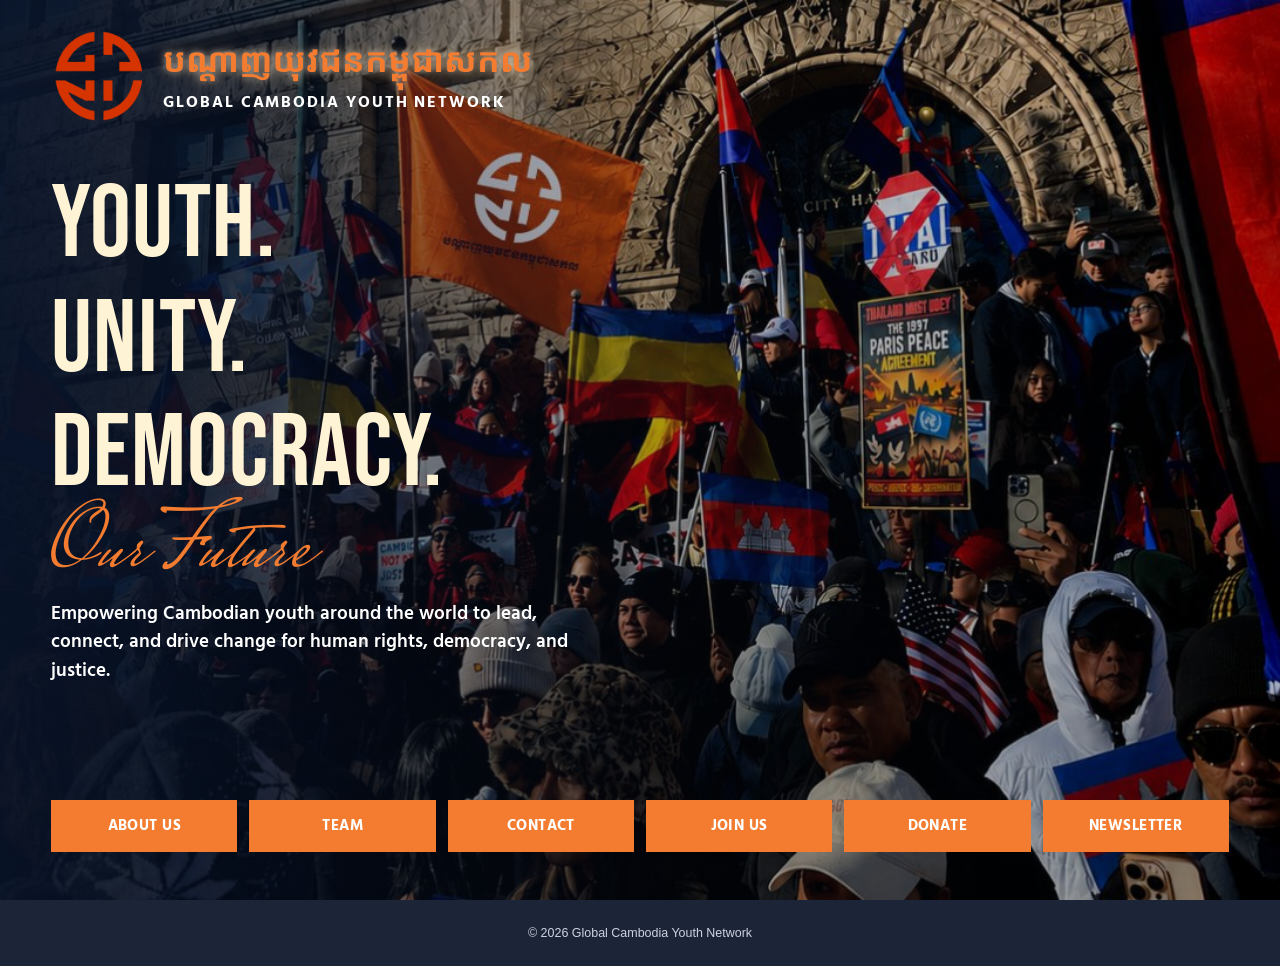
<file: gcyn-netlify/index.html>
<!DOCTYPE html>
<html lang="en">
<head>
<meta charset="UTF-8">
<meta name="viewport" content="width=device-width, initial-scale=1, viewport-fit=cover">
<title>Home – Global Cambodia Youth Network</title>
<link rel="icon" type="image/png" href="favicon.png">
<link rel="preload" href="fonts/noto-sans-khmer-khmer-700-normal.woff2" as="font" type="font/woff2" crossorigin>
<link rel="stylesheet" href="fonts.css">
<link rel="stylesheet" href="style.css">
</head>
<body>
<div class="hero home">
    <div class="wrap">
      <div class="brand">
        <span class="mark"><img src="logo.png" alt="Global Cambodia Youth Network logo"></span>
        <span class="brand-text"><span class="km" lang="km">បណ្តាញយុវជនកម្ពុជាសកល</span><span class="en">GLOBAL CAMBODIA YOUTH NETWORK</span></span>
      </div>
      <h1>YOUTH.<br>UNITY.<br><span class="orange">DEMOCRACY.</span></h1>
      <div class="tag script">Our Future</div>
      <p class="lead">Empowering Cambodian youth around the world to lead, connect, and drive change for human rights, democracy, and justice.</p>
      <div class="nav-btns"><a href="about.html">ABOUT US</a><a href="team.html">TEAM</a><a href="contact.html">CONTACT</a><a href="join.html">JOIN US</a><a href="donate.html">DONATE</a><a href="news.html">NEWSLETTER</a></div>
    </div>
  </div>
  <footer>© 2026 Global Cambodia Youth Network</footer>
</body>
</html>
</file>
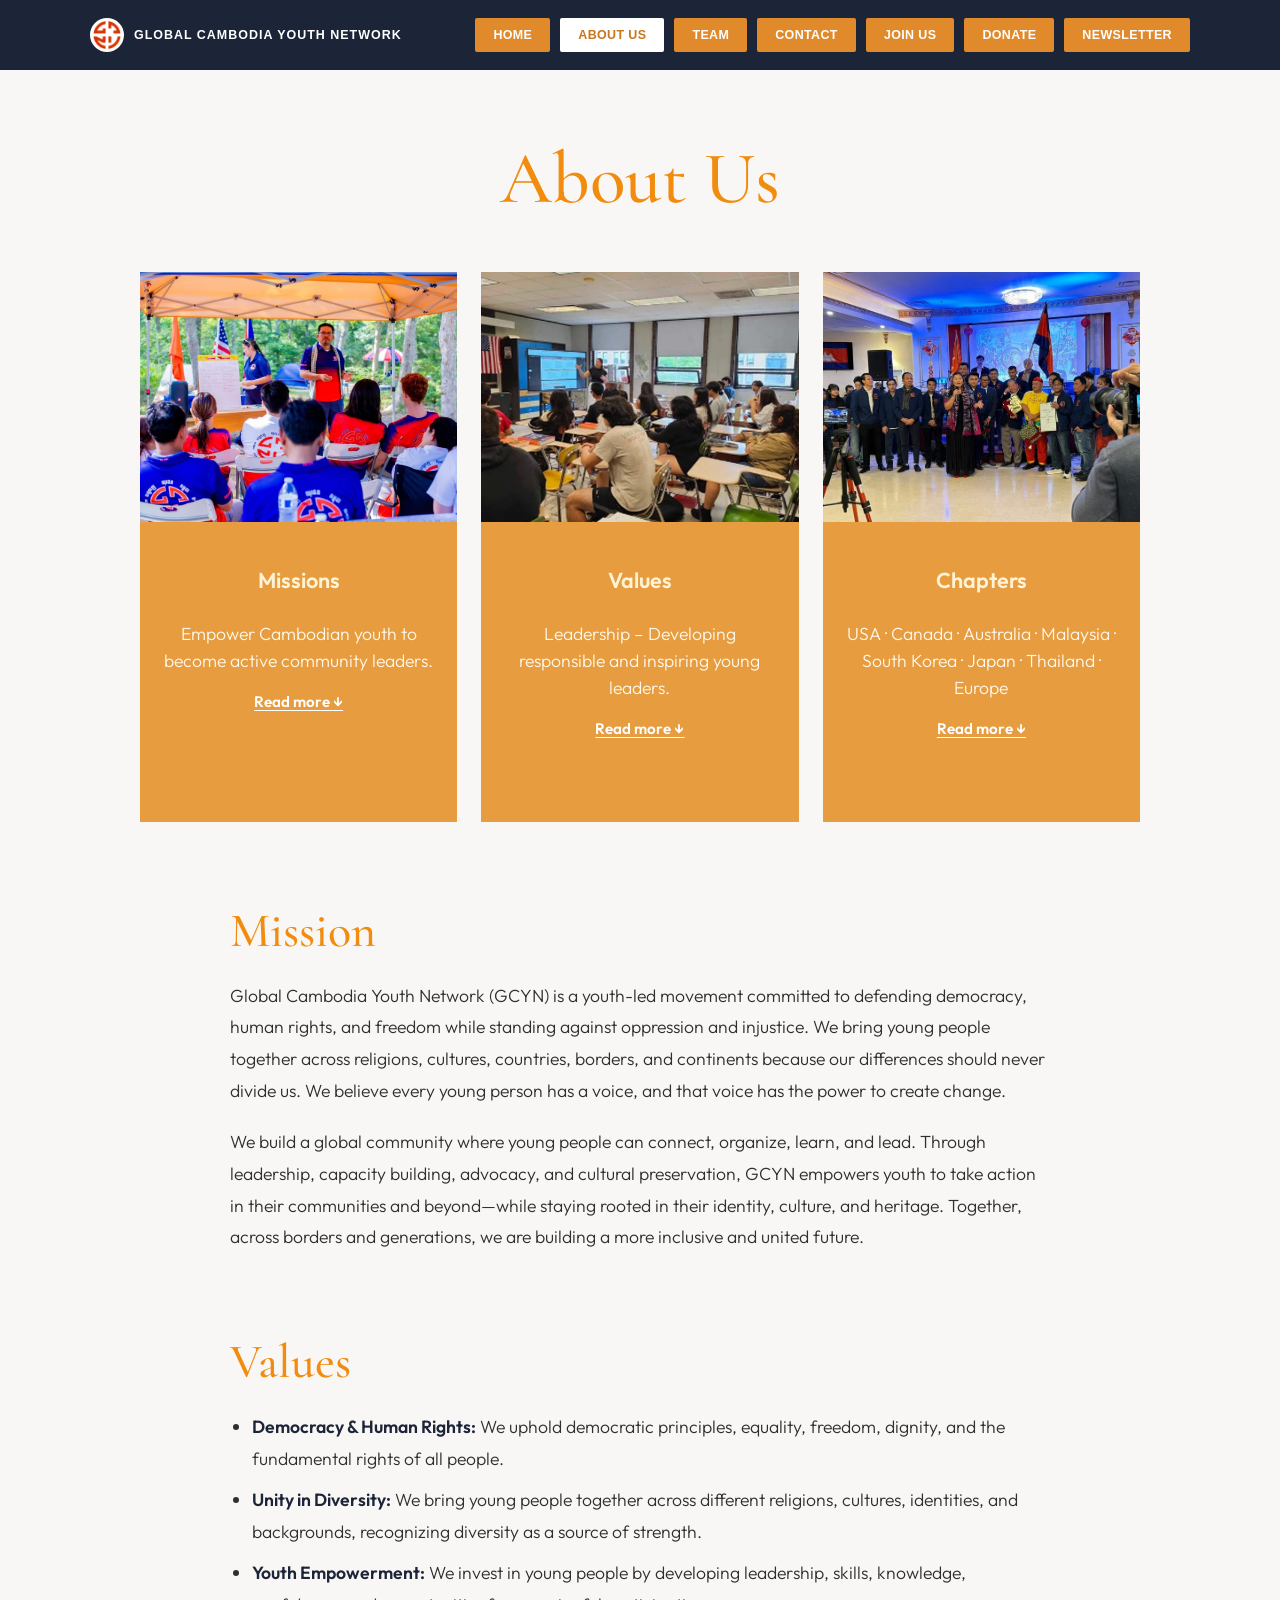
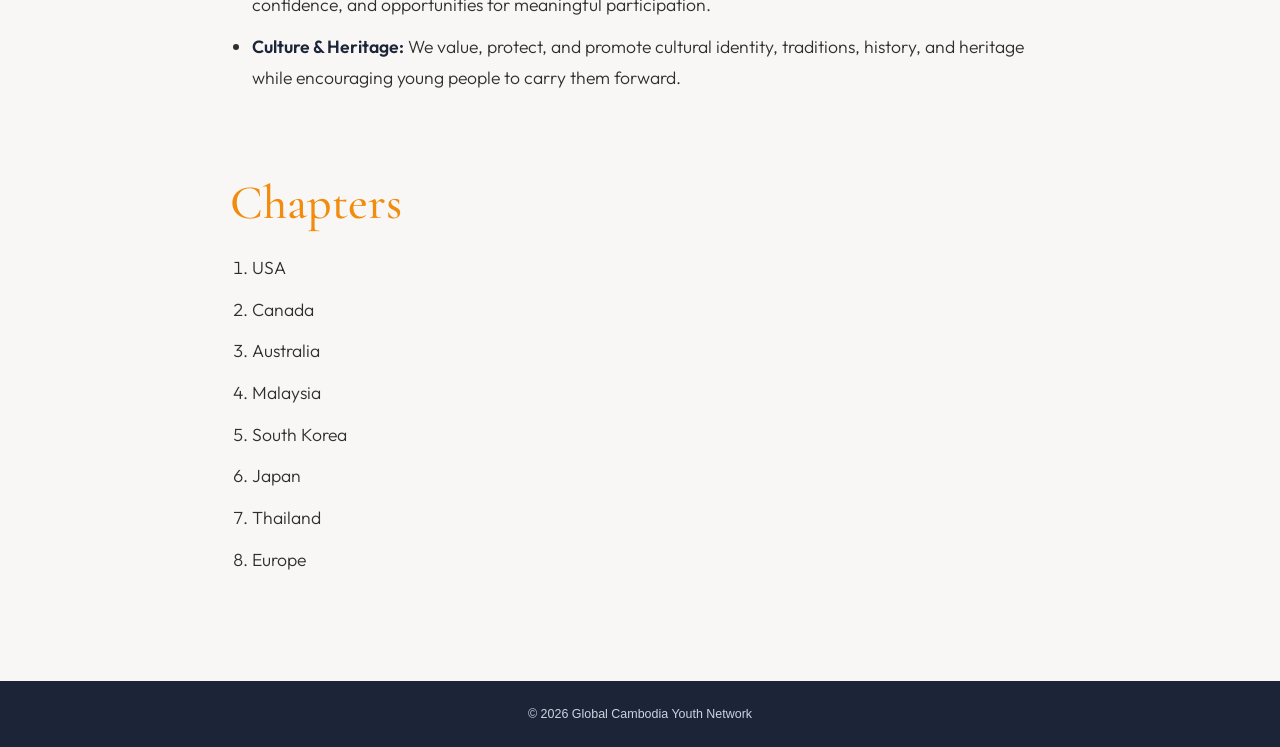
<file: gcyn-netlify/about.html>
<!DOCTYPE html>
<html lang="en">
<head>
<meta charset="UTF-8">
<meta name="viewport" content="width=device-width, initial-scale=1, viewport-fit=cover">
<title>About Us – Global Cambodia Youth Network</title>
<link rel="icon" type="image/png" href="favicon.png">
<link rel="stylesheet" href="fonts.css">
<link rel="stylesheet" href="style.css">
</head>
<body>
<header class="topbar"><div class="wrap">
      <a class="brand" href="index.html"><span class="mark"><img src="logo.png" alt="logo"></span> GLOBAL CAMBODIA YOUTH NETWORK</a>
      <div class="nav-btns"><a href="index.html">HOME</a><a href="about.html" class="active">ABOUT US</a><a href="team.html">TEAM</a><a href="contact.html">CONTACT</a><a href="join.html">JOIN US</a><a href="donate.html">DONATE</a><a href="news.html">NEWSLETTER</a></div>
    </div></header><section class="about" id="about">
    <div class="wrap">
      <h2>About Us</h2>
      <div class="about-grid">
        <div class="about-card has-img">
          <img src="mission.jpg" alt="GCYN members attending a leadership session outdoors">
          <div class="cap">
            <h3>Missions</h3>
            <p>Empower Cambodian youth to become active community leaders.</p>
            <a class="more" href="#mission">Read more ↓</a>
          </div>
        </div>
        <div class="about-card has-img">
          <img src="values.jpg" alt="Students attending a GCYN workshop in a classroom">
          <div class="cap">
            <h3>Values</h3>
            <p>Leadership – Developing responsible and inspiring young leaders.</p>
            <a class="more" href="#values">Read more ↓</a>
          </div>
        </div>
        <div class="about-card has-img">
          <img src="chapters.jpg" alt="GCYN chapter members gathered at a community event">
          <div class="cap">
            <h3>Chapters</h3>
            <p>USA · Canada · Australia · Malaysia · South Korea · Japan · Thailand · Europe</p>
            <a class="more" href="#chapters">Read more ↓</a>
          </div>
        </div>
      </div>

      <div class="about-detail" id="mission">
        <h3>Mission</h3>
        <p>Global Cambodia Youth Network (GCYN) is a youth-led movement committed to defending democracy, human rights, and freedom while standing against oppression and injustice. We bring young people together across religions, cultures, countries, borders, and continents because our differences should never divide us. We believe every young person has a voice, and that voice has the power to create change.</p>
        <p>We build a global community where young people can connect, organize, learn, and lead. Through leadership, capacity building, advocacy, and cultural preservation, GCYN empowers youth to take action in their communities and beyond—while staying rooted in their identity, culture, and heritage. Together, across borders and generations, we are building a more inclusive and united future.</p>
      </div>

      <div class="about-detail" id="values">
        <h3>Values</h3>
        <ul>
          <li><strong>Democracy &amp; Human Rights:</strong> We uphold democratic principles, equality, freedom, dignity, and the fundamental rights of all people.</li>
          <li><strong>Unity in Diversity:</strong> We bring young people together across different religions, cultures, identities, and backgrounds, recognizing diversity as a source of strength.</li>
          <li><strong>Youth Empowerment:</strong> We invest in young people by developing leadership, skills, knowledge, confidence, and opportunities for meaningful participation.</li>
          <li><strong>Culture &amp; Heritage:</strong> We value, protect, and promote cultural identity, traditions, history, and heritage while encouraging young people to carry them forward.</li>
        </ul>
      </div>

      <div class="about-detail" id="chapters">
        <h3>Chapters</h3>
        <ol>
          <li>USA</li>
          <li>Canada</li>
          <li>Australia</li>
          <li>Malaysia</li>
          <li>South Korea</li>
          <li>Japan</li>
          <li>Thailand</li>
          <li>Europe</li>
        </ol>
      </div>
    </div>
  </section>
  <footer>© 2026 Global Cambodia Youth Network</footer>
</body>
</html>
</file>
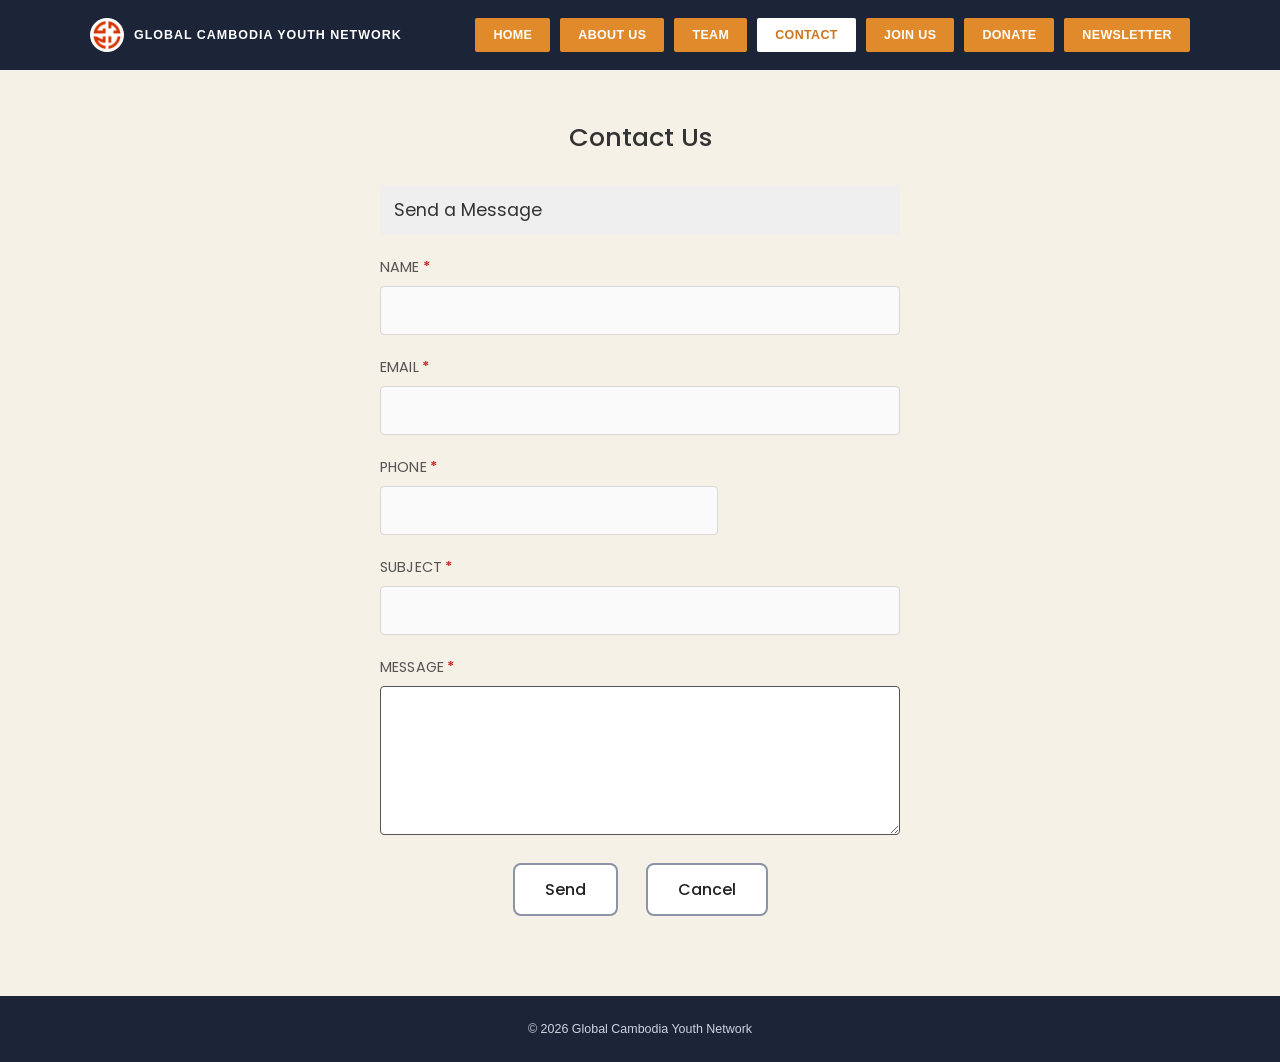
<file: gcyn-netlify/contact.html>
<!DOCTYPE html>
<html lang="en">
<head>
<meta charset="UTF-8">
<meta name="viewport" content="width=device-width, initial-scale=1, viewport-fit=cover">
<title>Contact – Global Cambodia Youth Network</title>
<link rel="icon" type="image/png" href="favicon.png">
<link rel="stylesheet" href="fonts.css">
<link rel="stylesheet" href="style.css">
</head>
<body>
<header class="topbar"><div class="wrap">
      <a class="brand" href="index.html"><span class="mark"><img src="logo.png" alt="logo"></span> GLOBAL CAMBODIA YOUTH NETWORK</a>
      <div class="nav-btns"><a href="index.html">HOME</a><a href="about.html">ABOUT US</a><a href="team.html">TEAM</a><a href="contact.html" class="active">CONTACT</a><a href="join.html">JOIN US</a><a href="donate.html">DONATE</a><a href="news.html">NEWSLETTER</a></div>
    </div></header><section class="contact" id="contact">
    <div class="wrap">
      <h2>Contact Us</h2>
      <form id="contact-form" class="msg-form" name="contact" method="POST" action="/thanks.html" data-netlify="true" data-netlify-honeypot="bot-field">
        <input type="hidden" name="form-name" value="contact">
        <p style="display:none"><label>Don't fill this out: <input name="bot-field" tabindex="-1" autocomplete="off"></label></p>
        <div class="form-title">Send a Message</div>
        <div class="field">
          <label for="name">NAME<span class="req">*</span></label>
          <input id="name" name="name" type="text" required autocomplete="name">
        </div>
        <div class="field">
          <label for="email">EMAIL<span class="req">*</span></label>
          <input id="email" name="email" type="email" required autocomplete="email">
        </div>
        <div class="field">
          <label for="phone">PHONE<span class="req">*</span></label>
          <input id="phone" class="short" name="phone" type="tel" required autocomplete="tel">
        </div>
        <div class="field">
          <label for="subject">SUBJECT<span class="req">*</span></label>
          <input id="subject" name="subject" type="text" required>
        </div>
        <div class="field">
          <label for="message">MESSAGE<span class="req">*</span></label>
          <textarea id="message" name="message" rows="5" required></textarea>
        </div>
        <div class="form-actions">
          <button type="submit" class="btn-send">Send</button>
          <button type="reset" class="btn-cancel">Cancel</button>
        </div>
      </form>
    </div>
  </section>
  <footer>© 2026 Global Cambodia Youth Network</footer>
</body>
</html>
</file>
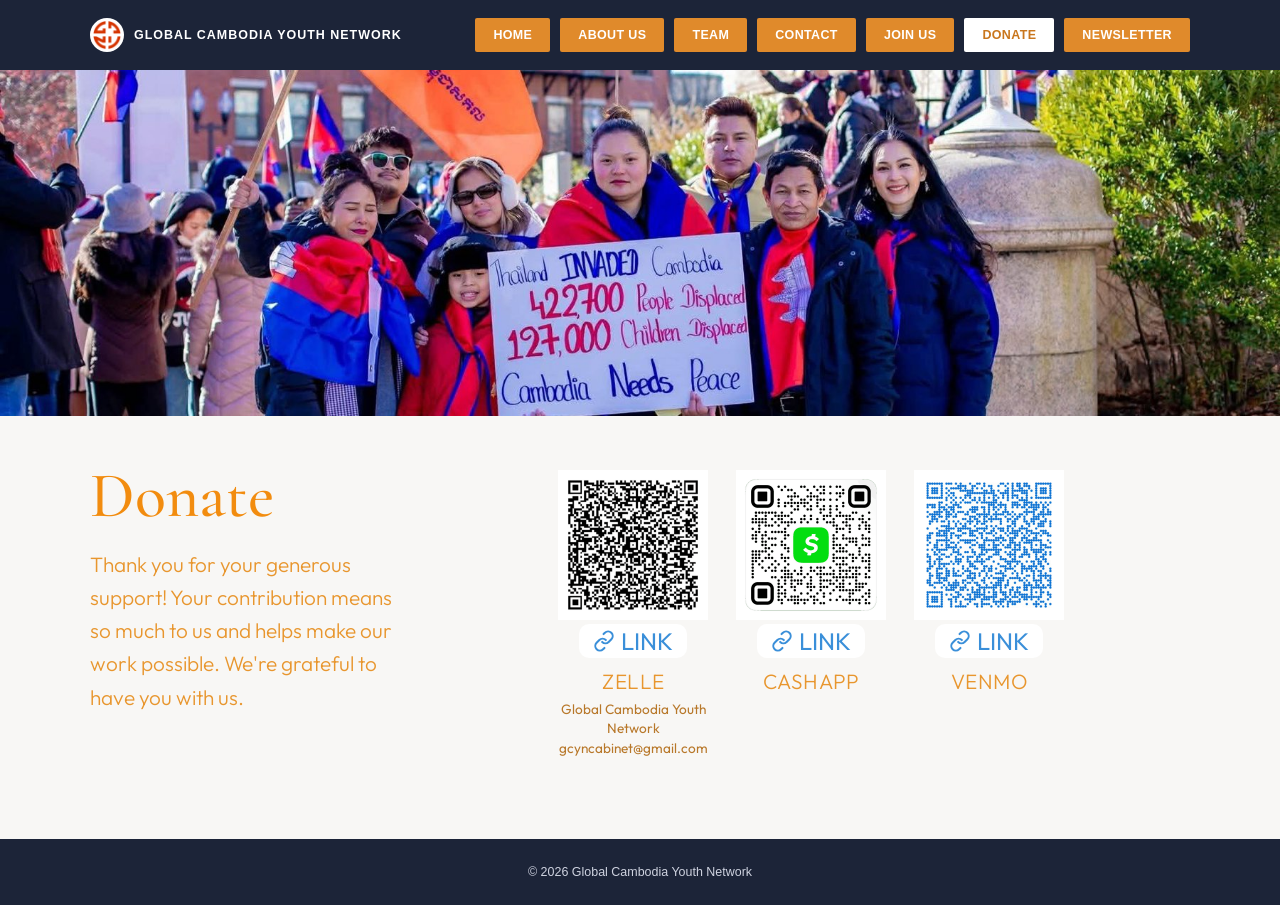
<file: gcyn-netlify/donate.html>
<!DOCTYPE html>
<html lang="en">
<head>
<meta charset="UTF-8">
<meta name="viewport" content="width=device-width, initial-scale=1, viewport-fit=cover">
<title>Donate – Global Cambodia Youth Network</title>
<link rel="icon" type="image/png" href="favicon.png">
<link rel="stylesheet" href="fonts.css">
<link rel="stylesheet" href="style.css">
</head>
<body>
<header class="topbar"><div class="wrap">
      <a class="brand" href="index.html"><span class="mark"><img src="logo.png" alt="logo"></span> GLOBAL CAMBODIA YOUTH NETWORK</a>
      <div class="nav-btns"><a href="index.html">HOME</a><a href="about.html">ABOUT US</a><a href="team.html">TEAM</a><a href="contact.html">CONTACT</a><a href="join.html">JOIN US</a><a href="donate.html" class="active">DONATE</a><a href="news.html">NEWSLETTER</a></div>
    </div></header><div class="donate-hero"><img src="donate-banner.jpg" alt="GCYN supporters holding Cambodian flags and a sign calling for peace"></div>
  <section class="donate donate-page" id="donate">
    <div class="wrap donate-grid">
      <div class="donate-text">
        <h2>Donate</h2>
        <p>Thank you for your generous support! Your contribution means so much to us and helps make our work possible. We're grateful to have you with us.</p>
      </div>
      <div class="pay-row">
        <div class="pay">
          <img src="zelle-qr.png" alt="Zelle QR code">
          <a class="pay-link" href="https://enroll.zellepay.com/qr-codes?data=eyJuYW1lIjoiR0xPQkFMIENBTUJPRElBTiBZT1VUSCBORVRXT1JLIiwidG9rZW4iOiJnY3luY2FiaW5ldEBnbWFpbC5jb20ifQ==" target="_blank" rel="noopener"><svg viewBox="0 0 24 24" width="22" height="22" fill="none" stroke="currentColor" stroke-width="2.2" stroke-linecap="round" stroke-linejoin="round" aria-hidden="true"><path d="M10 13a5 5 0 0 0 7.07 0l3-3a5 5 0 0 0-7.07-7.07l-1.5 1.5"/><path d="M14 11a5 5 0 0 0-7.07 0l-3 3a5 5 0 0 0 7.07 7.07l1.5-1.5"/></svg>LINK</a>
          <span class="pay-label">ZELLE</span>
          <span class="pay-detail">Global Cambodia Youth Network<br>gcyncabinet@gmail.com</span>
        </div>
        <div class="pay">
          <img src="cashapp-qr.png" alt="CashApp QR code">
          <a class="pay-link" href="https://cash.app/$GCYN2021" target="_blank" rel="noopener"><svg viewBox="0 0 24 24" width="22" height="22" fill="none" stroke="currentColor" stroke-width="2.2" stroke-linecap="round" stroke-linejoin="round" aria-hidden="true"><path d="M10 13a5 5 0 0 0 7.07 0l3-3a5 5 0 0 0-7.07-7.07l-1.5 1.5"/><path d="M14 11a5 5 0 0 0-7.07 0l-3 3a5 5 0 0 0 7.07 7.07l1.5-1.5"/></svg>LINK</a>
          <span class="pay-label">CASHAPP</span>
        </div>
        <div class="pay">
          <img src="venmo-qr.png" alt="Venmo QR code">
          <a class="pay-link" href="https://venmo.com/code?user_id=4701011725780172768&amp;created=1791172304.2641292&amp;printed=1" target="_blank" rel="noopener"><svg viewBox="0 0 24 24" width="22" height="22" fill="none" stroke="currentColor" stroke-width="2.2" stroke-linecap="round" stroke-linejoin="round" aria-hidden="true"><path d="M10 13a5 5 0 0 0 7.07 0l3-3a5 5 0 0 0-7.07-7.07l-1.5 1.5"/><path d="M14 11a5 5 0 0 0-7.07 0l-3 3a5 5 0 0 0 7.07 7.07l1.5-1.5"/></svg>LINK</a>
          <span class="pay-label">VENMO</span>
        </div>
      </div>
    </div>
  </section>
<footer>© 2026 Global Cambodia Youth Network</footer>
</body>
</html>
</file>
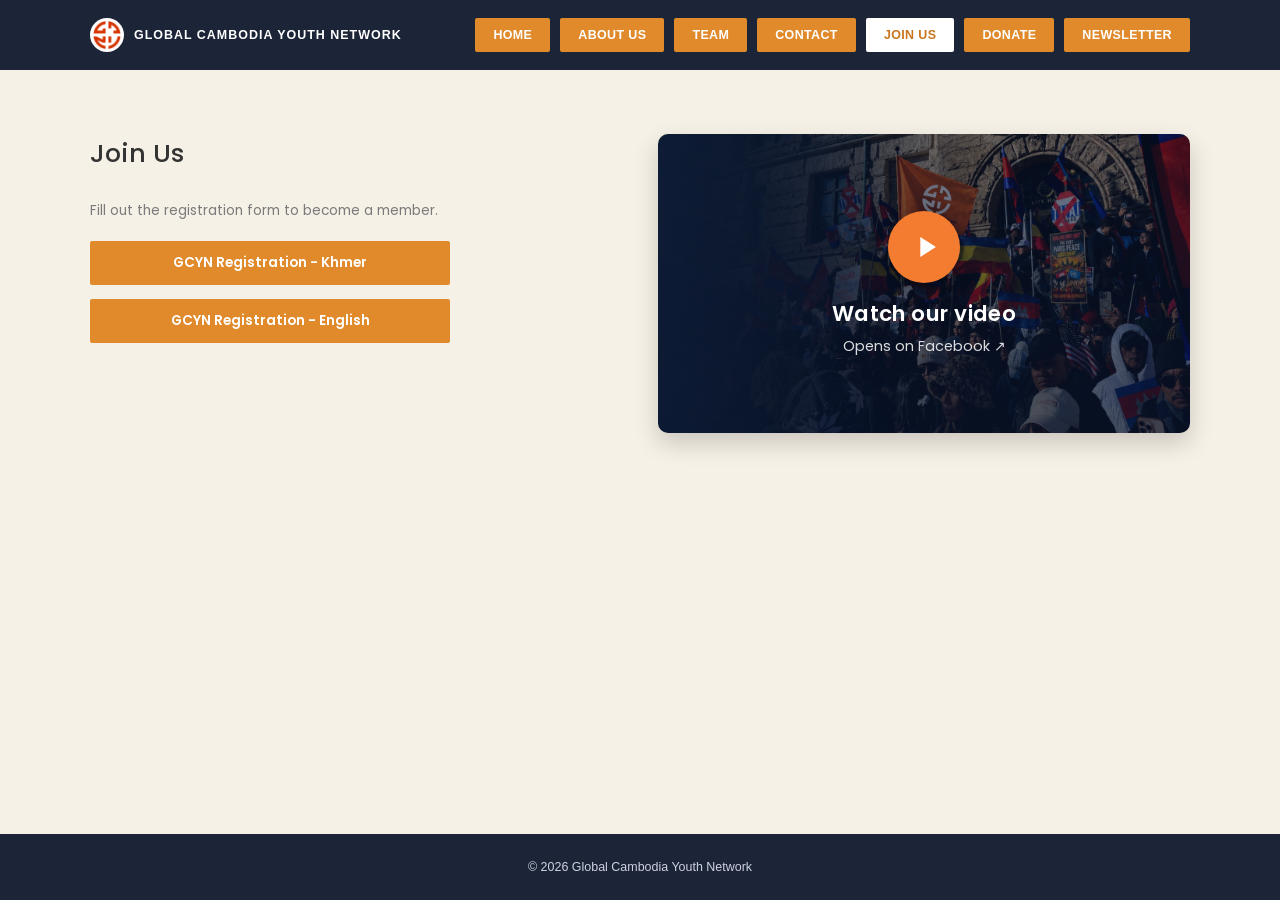
<file: gcyn-netlify/join.html>
<!DOCTYPE html>
<html lang="en">
<head>
<meta charset="UTF-8">
<meta name="viewport" content="width=device-width, initial-scale=1, viewport-fit=cover">
<title>Join Us – Global Cambodia Youth Network</title>
<link rel="icon" type="image/png" href="favicon.png">
<link rel="stylesheet" href="fonts.css">
<link rel="stylesheet" href="style.css">
</head>
<body>
<header class="topbar"><div class="wrap">
      <a class="brand" href="index.html"><span class="mark"><img src="logo.png" alt="logo"></span> GLOBAL CAMBODIA YOUTH NETWORK</a>
      <div class="nav-btns"><a href="index.html">HOME</a><a href="about.html">ABOUT US</a><a href="team.html">TEAM</a><a href="contact.html">CONTACT</a><a href="join.html" class="active">JOIN US</a><a href="donate.html">DONATE</a><a href="news.html">NEWSLETTER</a></div>
    </div></header><section class="join contact" id="join">
    <div class="wrap join-grid">
      <div>
        <h2>Join Us</h2>
        <p class="sub">Fill out the registration form to become a member.</p>
        <div class="join-actions">
          <a class="cta" href="https://forms.gle/PPdCynrnhLvBg2J38" target="_blank" rel="noopener">GCYN Registration - Khmer</a>
          <a class="cta" href="https://forms.gle/rCH4VGUeghJQUzff7" target="_blank" rel="noopener">GCYN Registration - English</a>
        </div>
      </div>
      <div class="video-wrap">
        <a class="video-card video-fallback" href="https://www.facebook.com/share/v/18TNWKqyVP/" target="_blank" rel="noopener" aria-label="Watch our video on Facebook (opens in a new tab)">
          <span class="play" aria-hidden="true"><svg viewBox="0 0 24 24" width="34" height="34" fill="currentColor"><path d="M8 5v14l11-7z"/></svg></span>
          <span class="vf-title">Watch our video</span>
          <span class="vf-sub">Opens on Facebook ↗</span>
        </a>
      </div>
    </div>
  </section>
  <footer>© 2026 Global Cambodia Youth Network</footer>
</body>
</html>
</file>
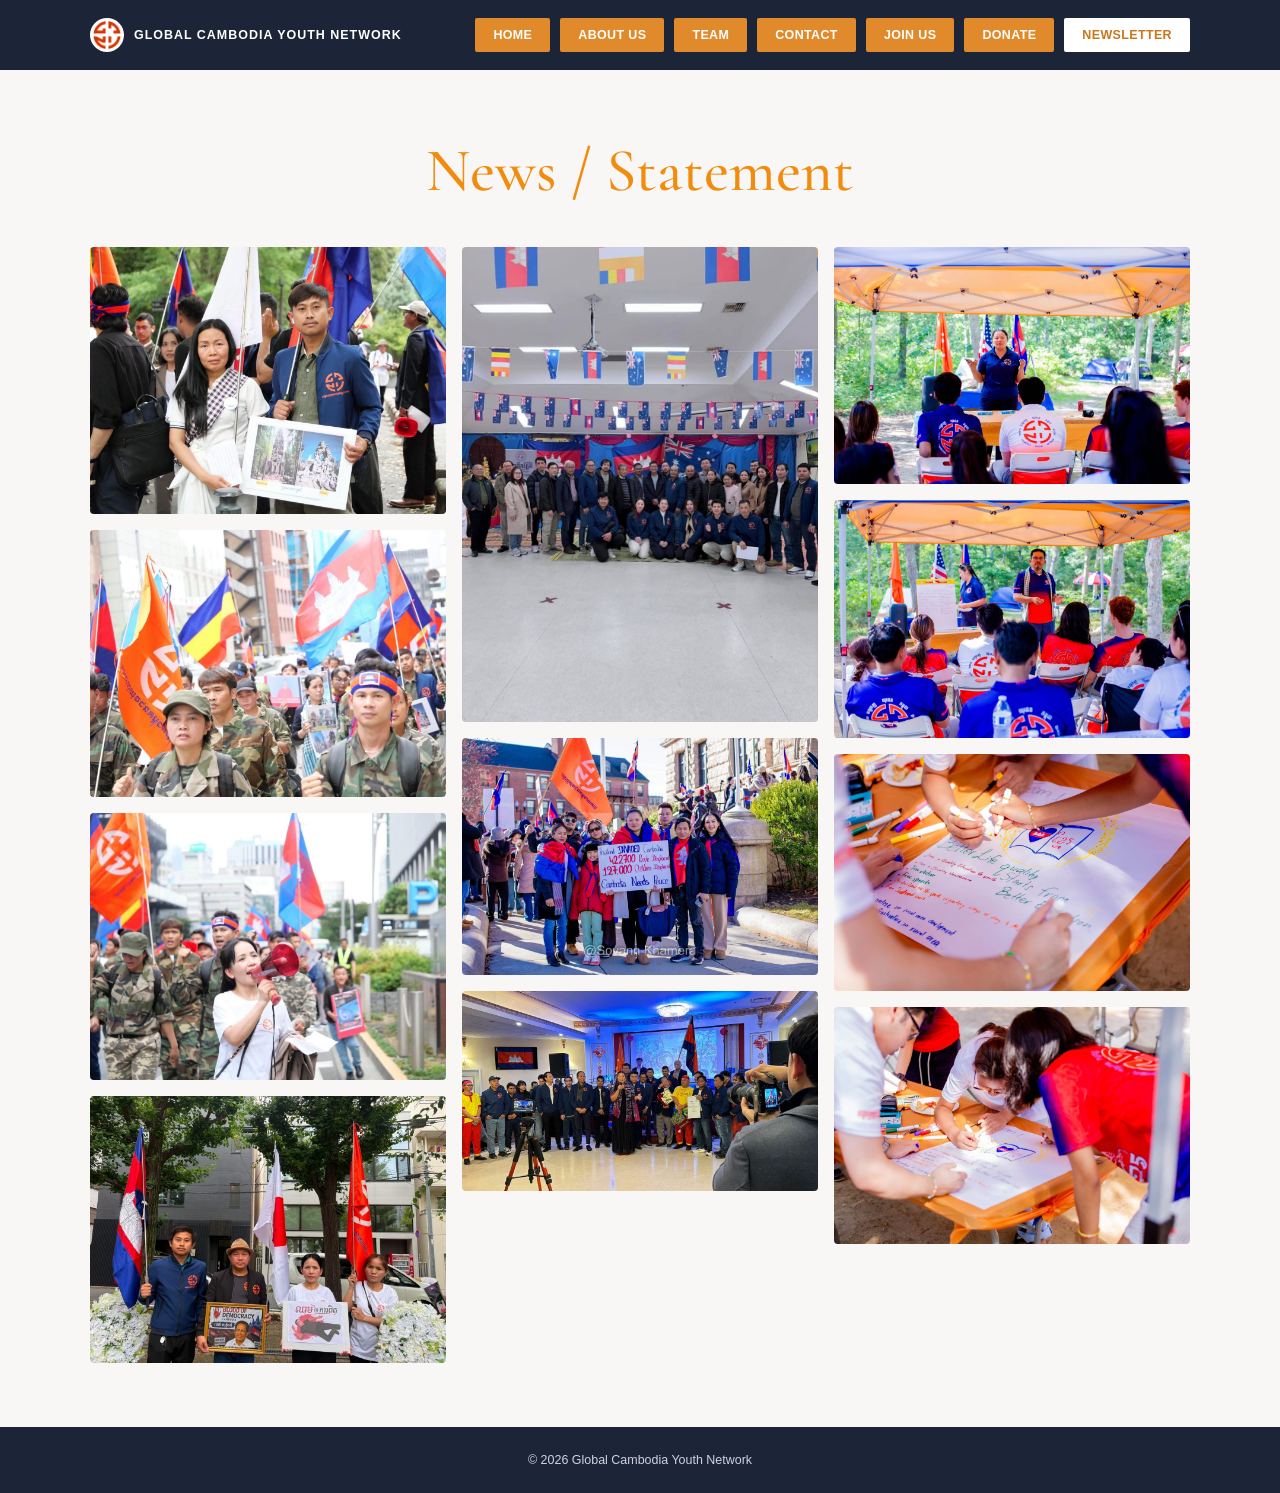
<file: gcyn-netlify/news.html>
<!DOCTYPE html>
<html lang="en">
<head>
<meta charset="UTF-8">
<meta name="viewport" content="width=device-width, initial-scale=1, viewport-fit=cover">
<title>News – Global Cambodia Youth Network</title>
<link rel="icon" type="image/png" href="favicon.png">
<link rel="stylesheet" href="fonts.css">
<link rel="stylesheet" href="style.css">
</head>
<body>
<header class="topbar"><div class="wrap">
      <a class="brand" href="index.html"><span class="mark"><img src="logo.png" alt="logo"></span> GLOBAL CAMBODIA YOUTH NETWORK</a>
      <div class="nav-btns"><a href="index.html">HOME</a><a href="about.html">ABOUT US</a><a href="team.html">TEAM</a><a href="contact.html">CONTACT</a><a href="join.html">JOIN US</a><a href="donate.html">DONATE</a><a href="news.html" class="active">NEWSLETTER</a></div>
    </div></header><section class="news" id="news">
    <div class="wrap">
      <h2>News / Statement</h2>
      <div class="gallery">
        <a class="shot" href="news-01.jpg"><img src="news-01.jpg" alt="Two GCYN members holding a before-and-after photo of a damaged temple at a rally" width="1200" height="900" loading="lazy"></a>
        <a class="shot" href="news-02.jpg"><img src="news-02.jpg" alt="Marchers carrying Cambodian flags and the orange GCYN flag along a city street" width="1200" height="900" loading="lazy"></a>
        <a class="shot" href="news-03.jpg"><img src="news-03.jpg" alt="A member leading the march with a megaphone" width="1200" height="900" loading="lazy"></a>
        <a class="shot" href="news-04.jpg"><img src="news-04.jpg" alt="Four members holding Cambodian, Japanese and GCYN flags and framed photos beside white flowers" width="1200" height="900" loading="lazy"></a>
        <a class="shot" href="news-05.jpg"><img src="news-05.jpg" alt="Group photo of members and guests in a hall decorated with Cambodian and Australian flags" width="900" height="1200" loading="lazy"></a>
        <a class="shot" href="news-06.jpg"><img src="news-06.jpg" alt="Supporters holding Cambodian flags and a sign calling for peace" width="1200" height="800" loading="lazy"></a>
        <a class="shot" href="news-07.jpg"><img src="news-07.jpg" alt="Members gathered at an event while a speaker addresses the group and a photographer films" width="1200" height="675" loading="lazy"></a>
        <a class="shot" href="news-08.jpg"><img src="news-08.jpg" alt="A speaker addressing an audience under an orange tent outdoors" width="1200" height="800" loading="lazy"></a>
        <a class="shot" href="news-09.jpg"><img src="news-09.jpg" alt="A presenter speaking to seated participants at an outdoor workshop" width="1200" height="800" loading="lazy"></a>
        <a class="shot" href="news-10.jpg"><img src="news-10.jpg" alt="Hands writing on a large poster during a team activity" width="1200" height="800" loading="lazy"></a>
        <a class="shot" href="news-11.jpg"><img src="news-11.jpg" alt="Participants writing together on a poster at a team table" width="1200" height="800" loading="lazy"></a>
      </div>
    </div>
  </section>
  <div class="lightbox" id="lightbox" hidden>
    <button class="lb-close" aria-label="Close">&times;</button>
    <button class="lb-nav lb-prev" aria-label="Previous photo">&#8249;</button>
    <img alt="">
    <button class="lb-nav lb-next" aria-label="Next photo">&#8250;</button>
  </div>
  <footer>© 2026 Global Cambodia Youth Network</footer>
  <script>
  (function(){
    var shots=[].slice.call(document.querySelectorAll('.gallery .shot')),lb=document.getElementById('lightbox'),img=lb.querySelector('img'),i=0;
    function show(n){i=(n+shots.length)%shots.length;var a=shots[i];img.src=a.getAttribute('href');img.alt=a.querySelector('img').alt;lb.hidden=false;document.body.style.overflow='hidden';}
    function hide(){lb.hidden=true;img.src='';document.body.style.overflow='';}
    shots.forEach(function(a,n){a.addEventListener('click',function(e){e.preventDefault();show(n);});});
    lb.querySelector('.lb-close').onclick=hide;
    lb.querySelector('.lb-prev').onclick=function(e){e.stopPropagation();show(i-1);};
    lb.querySelector('.lb-next').onclick=function(e){e.stopPropagation();show(i+1);};
    lb.addEventListener('click',function(e){if(e.target===lb)hide();});
    document.addEventListener('keydown',function(e){if(lb.hidden)return;if(e.key==='Escape')hide();if(e.key==='ArrowLeft')show(i-1);if(e.key==='ArrowRight')show(i+1);});
  })();
  </script>
</body>
</html>
</file>
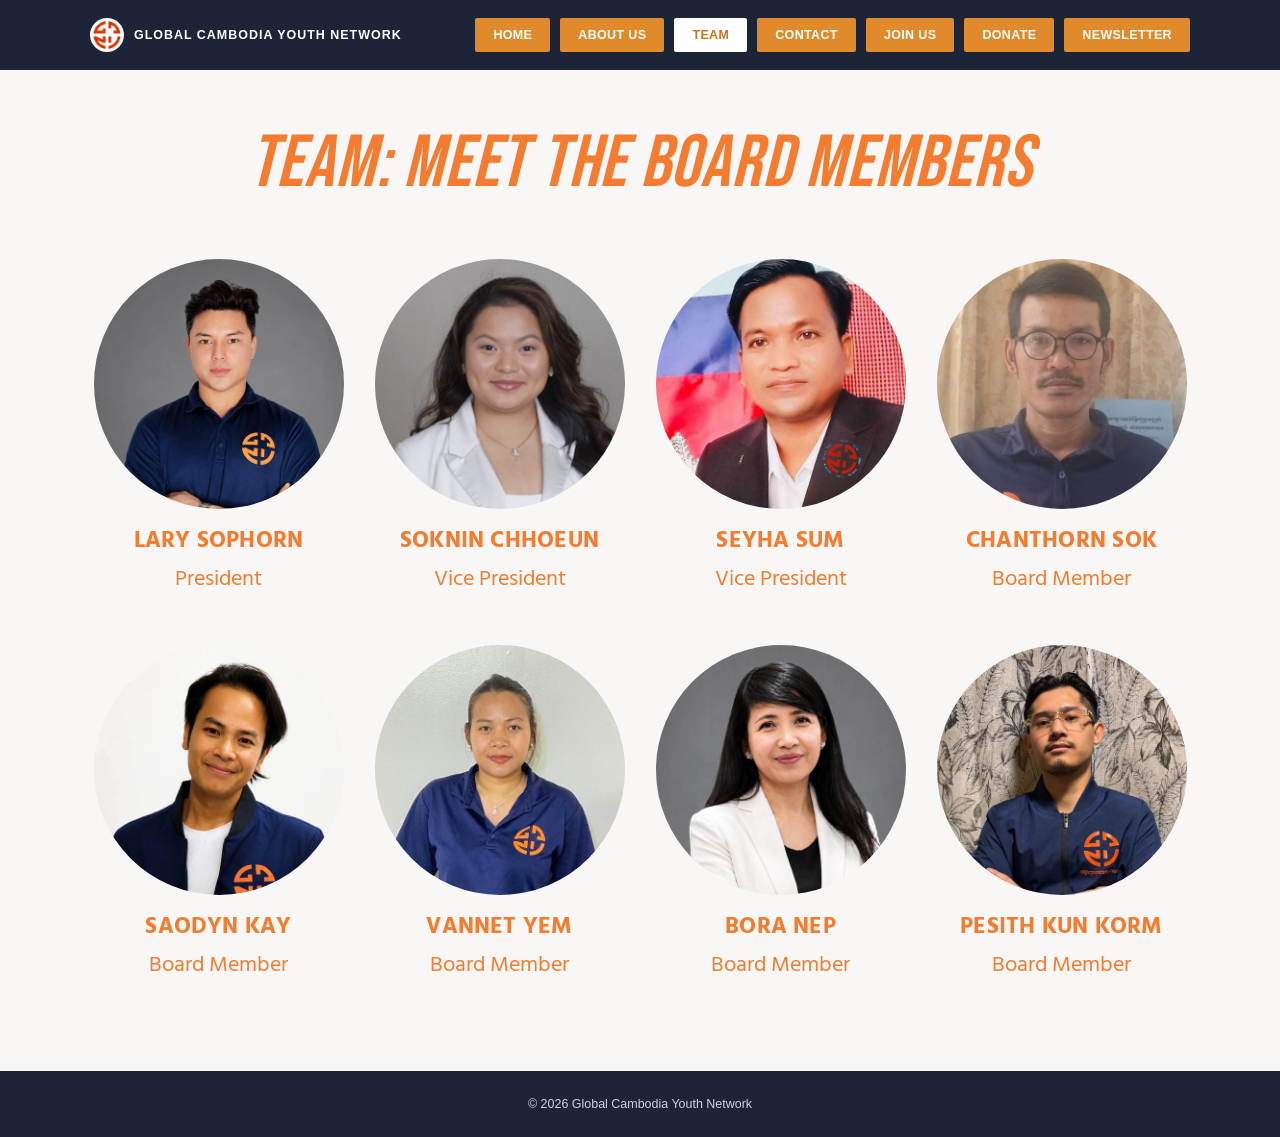
<file: gcyn-netlify/team.html>
<!DOCTYPE html>
<html lang="en">
<head>
<meta charset="UTF-8">
<meta name="viewport" content="width=device-width, initial-scale=1, viewport-fit=cover">
<title>Team – Global Cambodia Youth Network</title>
<link rel="icon" type="image/png" href="favicon.png">
<link rel="stylesheet" href="fonts.css">
<link rel="stylesheet" href="style.css">
</head>
<body>
<header class="topbar"><div class="wrap">
      <a class="brand" href="index.html"><span class="mark"><img src="logo.png" alt="logo"></span> GLOBAL CAMBODIA YOUTH NETWORK</a>
      <div class="nav-btns"><a href="index.html">HOME</a><a href="about.html">ABOUT US</a><a href="team.html" class="active">TEAM</a><a href="contact.html">CONTACT</a><a href="join.html">JOIN US</a><a href="donate.html">DONATE</a><a href="news.html">NEWSLETTER</a></div>
    </div></header><section class="team" id="team">
    <div class="wrap">
      <h2>Team: Meet the Board Members</h2>
      <div class="team-grid">
        <div class="member"><div class="avatar"><img src="team-lary.jpg" alt="Portrait of Lary Sophorn" loading="lazy"></div><h4>Lary Sophorn</h4><p>President</p></div>
        <div class="member"><div class="avatar"><img src="team-soknin.jpg" alt="Portrait of Soknin Chhoeun" loading="lazy"></div><h4>Soknin Chhoeun</h4><p>Vice President</p></div>
        <div class="member"><div class="avatar"><img src="team-pesith.jpg" alt="Portrait of Seyha Sum" loading="lazy"></div><h4>Seyha Sum</h4><p>Vice President</p></div>
        <div class="member"><div class="avatar"><img src="team-chanthorn.jpg" alt="Portrait of Chanthorn Sok" loading="lazy"></div><h4>Chanthorn Sok</h4><p>Board Member</p></div>
        <div class="member"><div class="avatar"><img src="team-saodyn.jpg" alt="Portrait of Saodyn Kay" loading="lazy"></div><h4>Saodyn Kay</h4><p>Board Member</p></div>
        <div class="member"><div class="avatar"><img src="team-vannet.jpg" alt="Portrait of Vannet Yem" loading="lazy"></div><h4>Vannet Yem</h4><p>Board Member</p></div>
        <div class="member"><div class="avatar"><img src="team-bora.jpg" alt="Portrait of Bora Nep" loading="lazy"></div><h4>Bora Nep</h4><p>Board Member</p></div>
        <div class="member"><div class="avatar"><img src="team-seyha.jpg" alt="Portrait of Pesith Kun Korm" loading="lazy"></div><h4>Pesith Kun Korm</h4><p>Board Member</p></div>
      </div>
    </div>
  </section>
  <footer>© 2026 Global Cambodia Youth Network</footer>
</body>
</html>
</file>
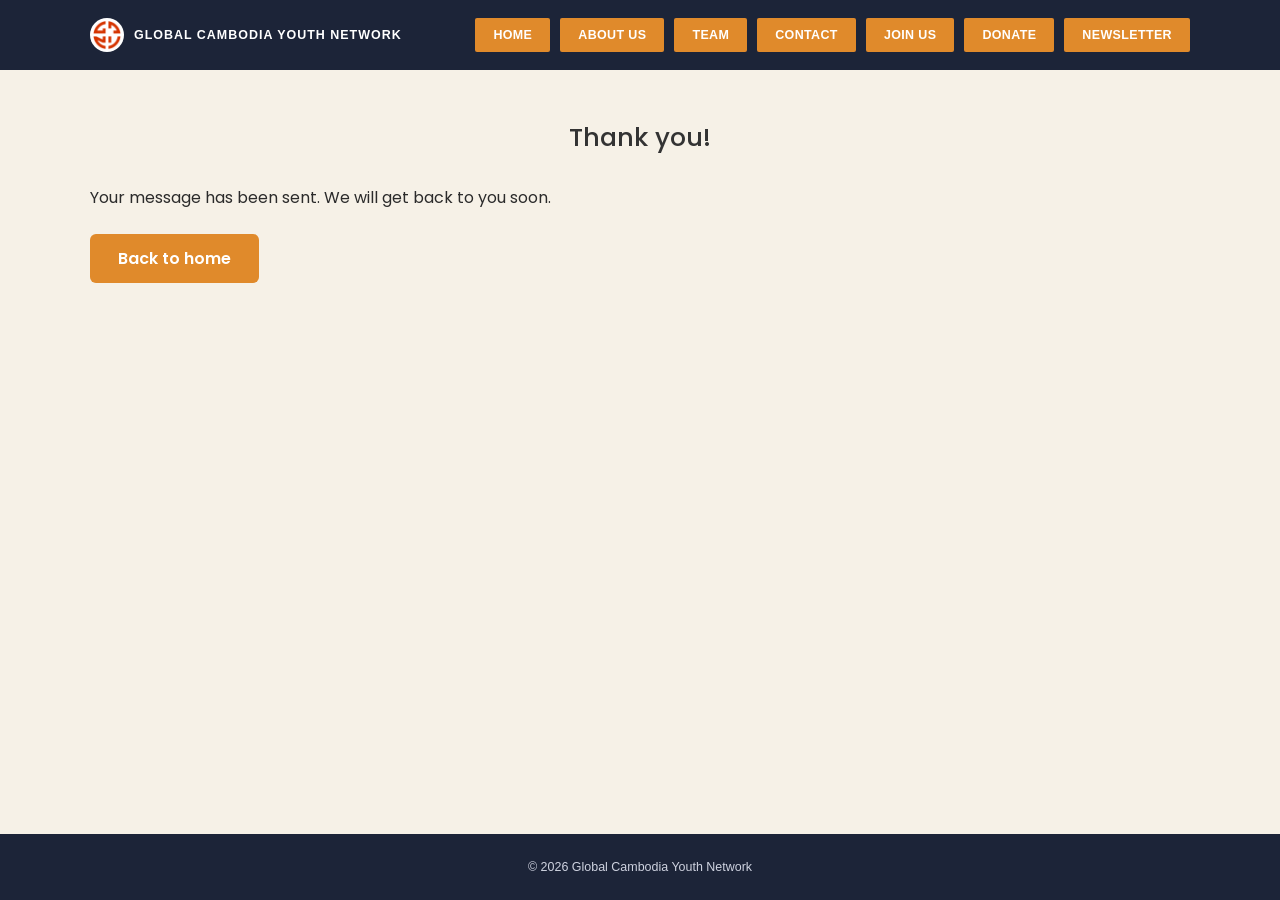
<file: gcyn-netlify/thanks.html>
<!DOCTYPE html>
<html lang="en">
<head>
<meta charset="UTF-8">
<meta name="viewport" content="width=device-width, initial-scale=1, viewport-fit=cover">
<title>Thank you – Global Cambodia Youth Network</title>
<link rel="icon" type="image/png" href="favicon.png">
<link rel="stylesheet" href="fonts.css">
<link rel="stylesheet" href="style.css">
</head>
<body>
<header class="topbar"><div class="wrap">
      <a class="brand" href="index.html"><span class="mark"><img src="logo.png" alt="logo"></span> GLOBAL CAMBODIA YOUTH NETWORK</a>
      <div class="nav-btns"><a href="index.html">HOME</a><a href="about.html">ABOUT US</a><a href="team.html">TEAM</a><a href="contact.html">CONTACT</a><a href="join.html">JOIN US</a><a href="donate.html">DONATE</a><a href="news.html">NEWSLETTER</a></div>
    </div></header><section class="contact"><div class="wrap"><h2>Thank you!</h2><p>Your message has been sent. We will get back to you soon.</p><p style="margin-top:24px"><a class="thanks-link" href="index.html">Back to home</a></p></div></section>
  <footer>© 2026 Global Cambodia Youth Network</footer>
</body>
</html>
</file>
<file: gcyn-netlify/fonts.css>
/* Self-hosted fonts (no Google Fonts needed). Source: Fontsource, SIL OFL licensed. */
@font-face{font-family:"Bebas Neue";font-style:normal;font-weight:400;font-display:swap;src:url("fonts/bebas-neue-latin-400-normal.woff2") format("woff2");unicode-range:U+0000-00FF,U+0131,U+0152-0153,U+02BB-02BC,U+02C6,U+02DA,U+02DC,U+2000-206F,U+20AC,U+2122,U+2191,U+2193,U+2212,U+2215,U+FEFF,U+FFFD;}
@font-face{font-family:"Hind";font-style:normal;font-weight:400;font-display:swap;src:url("fonts/hind-latin-400-normal.woff2") format("woff2");unicode-range:U+0000-00FF,U+0131,U+0152-0153,U+02BB-02BC,U+02C6,U+02DA,U+02DC,U+2000-206F,U+20AC,U+2122,U+2191,U+2193,U+2212,U+2215,U+FEFF,U+FFFD;}
@font-face{font-family:"Hind";font-style:normal;font-weight:500;font-display:swap;src:url("fonts/hind-latin-500-normal.woff2") format("woff2");unicode-range:U+0000-00FF,U+0131,U+0152-0153,U+02BB-02BC,U+02C6,U+02DA,U+02DC,U+2000-206F,U+20AC,U+2122,U+2191,U+2193,U+2212,U+2215,U+FEFF,U+FFFD;}
@font-face{font-family:"Hind";font-style:normal;font-weight:600;font-display:swap;src:url("fonts/hind-latin-600-normal.woff2") format("woff2");unicode-range:U+0000-00FF,U+0131,U+0152-0153,U+02BB-02BC,U+02C6,U+02DA,U+02DC,U+2000-206F,U+20AC,U+2122,U+2191,U+2193,U+2212,U+2215,U+FEFF,U+FFFD;}
@font-face{font-family:"Hind";font-style:normal;font-weight:700;font-display:swap;src:url("fonts/hind-latin-700-normal.woff2") format("woff2");unicode-range:U+0000-00FF,U+0131,U+0152-0153,U+02BB-02BC,U+02C6,U+02DA,U+02DC,U+2000-206F,U+20AC,U+2122,U+2191,U+2193,U+2212,U+2215,U+FEFF,U+FFFD;}
@font-face{font-family:"Mrs Saint Delafield";font-style:normal;font-weight:400;font-display:swap;src:url("fonts/mrs-saint-delafield-latin-400-normal.woff2") format("woff2");unicode-range:U+0000-00FF,U+0131,U+0152-0153,U+02BB-02BC,U+02C6,U+02DA,U+02DC,U+2000-206F,U+20AC,U+2122,U+2191,U+2193,U+2212,U+2215,U+FEFF,U+FFFD;}
@font-face{font-family:"Noto Sans Khmer";font-style:normal;font-weight:600;font-display:swap;src:url("fonts/noto-sans-khmer-khmer-600-normal.woff2") format("woff2");unicode-range:U+1780-17FF,U+19E0-19FF,U+200C-200D,U+25CC;}
@font-face{font-family:"Noto Sans Khmer";font-style:normal;font-weight:700;font-display:swap;src:url("fonts/noto-sans-khmer-khmer-700-normal.woff2") format("woff2");unicode-range:U+1780-17FF,U+19E0-19FF,U+200C-200D,U+25CC;}
@font-face{font-family:"Cormorant Garamond";font-style:normal;font-weight:500;font-display:swap;src:url("fonts/cormorant-garamond-latin-500-normal.woff2") format("woff2");unicode-range:U+0000-00FF,U+0131,U+0152-0153,U+02BB-02BC,U+02C6,U+02DA,U+02DC,U+2000-206F,U+20AC,U+2122,U+2191,U+2193,U+2212,U+2215,U+FEFF,U+FFFD;}
@font-face{font-family:"Cormorant Garamond";font-style:normal;font-weight:600;font-display:swap;src:url("fonts/cormorant-garamond-latin-600-normal.woff2") format("woff2");unicode-range:U+0000-00FF,U+0131,U+0152-0153,U+02BB-02BC,U+02C6,U+02DA,U+02DC,U+2000-206F,U+20AC,U+2122,U+2191,U+2193,U+2212,U+2215,U+FEFF,U+FFFD;}
@font-face{font-family:"Outfit";font-style:normal;font-weight:300;font-display:swap;src:url("fonts/outfit-latin-300-normal.woff2") format("woff2");unicode-range:U+0000-00FF,U+0131,U+0152-0153,U+02BB-02BC,U+02C6,U+02DA,U+02DC,U+2000-206F,U+20AC,U+2122,U+2191,U+2193,U+2212,U+2215,U+FEFF,U+FFFD;}
@font-face{font-family:"Outfit";font-style:normal;font-weight:400;font-display:swap;src:url("fonts/outfit-latin-400-normal.woff2") format("woff2");unicode-range:U+0000-00FF,U+0131,U+0152-0153,U+02BB-02BC,U+02C6,U+02DA,U+02DC,U+2000-206F,U+20AC,U+2122,U+2191,U+2193,U+2212,U+2215,U+FEFF,U+FFFD;}
@font-face{font-family:"Outfit";font-style:normal;font-weight:600;font-display:swap;src:url("fonts/outfit-latin-600-normal.woff2") format("woff2");unicode-range:U+0000-00FF,U+0131,U+0152-0153,U+02BB-02BC,U+02C6,U+02DA,U+02DC,U+2000-206F,U+20AC,U+2122,U+2191,U+2193,U+2212,U+2215,U+FEFF,U+FFFD;}
@font-face{font-family:"Poppins";font-style:normal;font-weight:400;font-display:swap;src:url("fonts/poppins-latin-400-normal.woff2") format("woff2");unicode-range:U+0000-00FF,U+0131,U+0152-0153,U+02BB-02BC,U+02C6,U+02DA,U+02DC,U+2000-206F,U+20AC,U+2122,U+2191,U+2193,U+2212,U+2215,U+FEFF,U+FFFD;}
@font-face{font-family:"Poppins";font-style:normal;font-weight:500;font-display:swap;src:url("fonts/poppins-latin-500-normal.woff2") format("woff2");unicode-range:U+0000-00FF,U+0131,U+0152-0153,U+02BB-02BC,U+02C6,U+02DA,U+02DC,U+2000-206F,U+20AC,U+2122,U+2191,U+2193,U+2212,U+2215,U+FEFF,U+FFFD;}
@font-face{font-family:"Poppins";font-style:normal;font-weight:600;font-display:swap;src:url("fonts/poppins-latin-600-normal.woff2") format("woff2");unicode-range:U+0000-00FF,U+0131,U+0152-0153,U+02BB-02BC,U+02C6,U+02DA,U+02DC,U+2000-206F,U+20AC,U+2122,U+2191,U+2193,U+2212,U+2215,U+FEFF,U+FFFD;}
</file>
<file: gcyn-netlify/style.css>
:root{
    --navy:#1c2438;
    --navy-deep:#12182a;
    --orange:#e08a2b;
    --orange-dark:#c9761d;
    --cream:#f6f1e7;
    --paper:#ffffff;
    --text:#2b2b2b;
    font-size:16px;
    padding-top:env(safe-area-inset-top,0px);
    padding-bottom:env(safe-area-inset-bottom,0px);
  }
  *{box-sizing:border-box;}
  html,body{margin:0;padding:0;}
  body{
    font-family:"Helvetica Neue",Arial,sans-serif;
    background:var(--cream);
    color:var(--text);
    -webkit-font-smoothing:antialiased;
  }
  h1,h2,h3{font-family:Georgia,"Times New Roman",serif;margin:0;}
  .script{font-family:"Brush Script MT",cursive;font-weight:400;}
  a{color:inherit;text-decoration:none;}
  section{padding:64px 24px;}
  .wrap{max-width:1100px;margin:0 auto;}

  /* HERO */
  .hero{
    position:relative;
    background:linear-gradient(90deg,rgba(10,22,48,.45) 0%,rgba(10,22,48,0) 55%),
      url("hero.jpg") right center/cover no-repeat #0b1a33;
    color:#fff;
    padding:28px 24px 40px;
  }
  .brand{display:flex;align-items:center;gap:10px;font-size:.78rem;letter-spacing:.08em;font-weight:700;margin-bottom:26px;}
  .brand .mark{width:34px;height:34px;border-radius:50%;background:#fff;display:flex;align-items:center;justify-content:center;overflow:hidden;padding:2px;}
  .brand .mark img{width:100%;height:100%;object-fit:contain;}
  .hero h1{font-size:2.7rem;line-height:1.08;font-weight:700;}
  .hero h1 span.orange{color:var(--orange);}
  .hero .tag{font-size:1.9rem;color:var(--orange);margin:6px 0 14px;}
  .hero p.lead{max-width:420px;font-size:.95rem;line-height:1.5;color:#e7e7e7;margin:0 0 26px;}
  .nav-btns{display:flex;flex-wrap:wrap;gap:10px;}
  .nav-btns a{
    background:var(--orange);color:#fff;padding:10px 18px;font-size:.78rem;
    font-weight:700;letter-spacing:.03em;border-radius:2px;
  }
  .nav-btns a:hover{background:var(--orange-dark);}

  /* ABOUT */
  .about h2{text-align:center;color:var(--orange-dark);font-size:2.1rem;font-style:italic;margin-bottom:40px;}
  .about-grid{display:grid;grid-template-columns:repeat(3,1fr);gap:24px;max-width:820px;margin:0 auto;}
  .about-card{background:#fff;color:var(--text);border-radius:10px;overflow:hidden;box-shadow:0 6px 16px rgba(0,0,0,.12);display:flex;}
  .about-card img{width:100%;height:140px;object-fit:cover;display:block;}
  .about-card .cap{background:var(--orange);padding:22px 16px;text-align:center;flex:1;display:flex;flex-direction:column;justify-content:center;}
  .about-card h3{font-size:1rem;margin-bottom:8px;}
  .about-card p{font-size:.8rem;line-height:1.4;margin:0;color:#fff5e6;}

  /* TEAM */
  .team{background:var(--cream);}
  .team h2{text-align:center;color:var(--orange);font-style:italic;font-size:1.9rem;letter-spacing:.02em;margin-bottom:46px;}
  .team-grid{display:grid;grid-template-columns:repeat(4,1fr);gap:32px 18px;max-width:980px;margin:0 auto;}
  .member{text-align:center;}
  .avatar{
    width:104px;height:104px;border-radius:50%;margin:0 auto 14px;
    overflow:hidden;border:3px solid #fff;box-shadow:0 2px 6px rgba(0,0,0,.12);
  }
  .avatar img{width:100%;height:100%;display:block;object-fit:cover;}
  .member h4{font-size:.85rem;color:var(--navy);font-weight:700;margin:0 0 2px;letter-spacing:.02em;}
  .member p{font-size:.78rem;color:var(--orange-dark);margin:0;}

  /* CONTACT */
  .contact h2{color:var(--orange-dark);font-style:italic;font-size:2rem;margin-bottom:34px;}
  .contact form{max-width:480px;display:flex;flex-direction:column;gap:18px;}
  .contact label{font-size:.85rem;font-weight:700;color:var(--orange-dark);}
  .contact input,.contact textarea{
    border:none;border-bottom:2px solid #e3dccb;background:transparent;
    padding:8px 2px;font-size:.95rem;font-family:inherit;color:var(--text);
  }
  .contact input:focus,.contact textarea:focus{outline:none;border-bottom-color:var(--orange);}
  .contact button{
    align-self:flex-start;margin-top:6px;background:var(--navy);color:#fff;border:none;
    padding:12px 26px;font-size:.85rem;font-weight:700;border-radius:2px;cursor:pointer;
  }
  .contact button:hover{background:var(--navy-deep);}

  /* JOIN US */
  .join{background:var(--cream);}
  .join-grid{display:grid;grid-template-columns:1fr 1fr;gap:36px;align-items:center;}
  .join h2{color:var(--orange-dark);font-style:italic;font-size:2rem;margin-bottom:6px;}
  .join p.sub{color:#7a7a7a;font-size:.85rem;margin-bottom:20px;}
  .join .cta{
    display:inline-block;background:var(--orange);color:#fff;font-weight:700;font-size:.85rem;
    padding:12px 24px;border-radius:2px;
  }
  .join .cta:hover{background:var(--orange-dark);}
  .video-card{
    background:var(--navy);border-radius:10px;aspect-ratio:4/5;position:relative;overflow:hidden;
    box-shadow:0 10px 24px rgba(0,0,0,.18);
  }
  .video-card iframe{width:100%;height:100%;border:0;display:block;}

  /* MARCH BANNER */
  .banner{
    height:220px;
    background:linear-gradient(180deg,rgba(18,24,42,.15),rgba(18,24,42,.4)),
      repeating-linear-gradient(100deg,#3a4468 0 50px,#2c3455 50px 100px);
  }

  /* DONATE */
  .donate{text-align:center;}
  .donate h2{color:var(--orange-dark);font-style:italic;font-size:2rem;margin-bottom:4px;}
  .donate p.sub{color:#8a8a8a;font-size:.85rem;margin-bottom:34px;}
  .qr-row{display:flex;justify-content:center;gap:34px;flex-wrap:wrap;}
  .qr{display:flex;flex-direction:column;align-items:center;gap:10px;}
  .qr .code{
    width:90px;height:90px;background:#fff;border:1px solid #ddd;border-radius:4px;
    background-image:
      linear-gradient(45deg,#111 25%,transparent 25%),
      linear-gradient(-45deg,#111 25%,transparent 25%);
    background-size:14px 14px;
    background-position:0 0,0 7px;
    overflow:hidden;
  }
  .qr .code img{width:100%;height:100%;object-fit:cover;display:block;}
  .qr a{color:var(--orange-dark);font-size:.8rem;font-weight:700;}
  .qr span.label{font-size:.75rem;color:var(--navy);font-weight:700;}

  /* NEWS */
  .news h2{color:var(--orange-dark);font-style:italic;font-size:2rem;margin-bottom:20px;}
  .news-empty{font-size:.85rem;color:#9a9a9a;}

  footer{background:var(--navy);color:#cfd3e0;text-align:center;padding:26px;font-size:.78rem;}

  @media (max-width:760px){
    .about-grid{grid-template-columns:1fr;max-width:300px;}
    .team-grid{grid-template-columns:repeat(2,1fr);}
    .join-grid{grid-template-columns:1fr;}
    .hero h1{font-size:2.1rem;}
    .hero .tag{font-size:1.4rem;}
  }

  @media (prefers-color-scheme: dark){
    :root:not([data-theme="light"]){
      --cream:#f6f1e7;
      --paper:#ffffff;
      --text:#2b2b2b;
    }
  }

  /* MULTI-PAGE */
  .topbar{background:var(--navy);color:#fff;padding:18px 24px;}
  .topbar .wrap{display:flex;align-items:center;justify-content:space-between;gap:16px;flex-wrap:wrap;}
  .topbar .brand{margin-bottom:0;}
  .brand .mark img{width:100%;height:100%;object-fit:contain;}
  .nav-btns a.active{background:#fff;color:var(--orange-dark);}
  .banner{margin:0;}

  /* CLARITY */
  body{min-height:100vh;display:flex;flex-direction:column;}
  footer{margin-top:auto;}
  .team h2{color:#b8620f;font-size:2.3rem;font-style:normal;}
  .team-grid{gap:28px 24px;max-width:1040px;}
  .member{background:#fff;border-radius:12px;padding:24px 12px 20px;box-shadow:0 4px 14px rgba(0,0,0,.08);}
  .avatar{width:128px;height:128px;}
  .member h4{font-size:1.1rem;color:#12182a;margin-bottom:4px;}
  .member p{font-size:1rem;font-weight:600;color:#a85d0f;}
  @media (max-width:760px){.avatar{width:104px;height:104px;}}

  /* HOME HERO */
  .hero{min-height:88vh;display:flex;flex-direction:column;justify-content:center;}
  /* HOME HERO on small screens: stronger overlay so text stays readable */
  @media (max-width:760px){.hero{background:linear-gradient(180deg,rgba(10,22,48,.8) 0%,rgba(10,22,48,.6) 100%),url("hero.jpg") 70% center/cover no-repeat #0b1a33;}}

  /* ===== HOME PAGE HERO (poster style) ===== */
  .hero.home{
    min-height:100vh;min-height:100svh;padding:28px clamp(20px,4vw,56px) 48px;
    justify-content:flex-start;
    background:linear-gradient(90deg,rgba(8,20,45,.6) 0%,rgba(8,20,45,.15) 55%,rgba(8,20,45,0) 100%),
      linear-gradient(180deg,rgba(0,0,0,.12),rgba(0,0,0,.28)),
      url("hero.jpg") right center/cover no-repeat #0b1a33;
    font-family:"Hind","Helvetica Neue",Arial,sans-serif;
  }
  .hero.home .wrap{max-width:none;width:100%;flex:1;display:flex;flex-direction:column;}
  .hero.home .brand{gap:16px;font-size:clamp(.8rem,1.2vw,1rem);letter-spacing:.1em;margin-bottom:clamp(24px,5vh,56px);}
  .hero.home .brand .mark{width:clamp(64px,8vw,96px);height:clamp(64px,8vw,96px);background:none;border-radius:0;padding:0;overflow:visible;}
  .hero.home h1{font-family:"Bebas Neue",Impact,"Arial Narrow",sans-serif;font-weight:400;color:#fff3d6;
    font-size:clamp(3.6rem,9vw,6.4rem);line-height:1.12;letter-spacing:.01em;}
  .hero.home h1 span.orange{color:#fff3d6;}
  .hero.home .tag{font-family:"Mrs Saint Delafield","Brush Script MT",cursive;color:#f47c30;
    font-size:clamp(3.4rem,8vw,5.6rem);line-height:.9;margin:0 0 6px;}
  .hero.home p.lead{max-width:520px;font-size:clamp(1rem,1.5vw,1.2rem);font-weight:600;line-height:1.5;color:#fff;margin:0;}
  .hero.home .nav-btns{margin-top:auto;padding-top:48px;display:flex;flex-wrap:wrap;justify-content:space-between;gap:14px;max-width:1000px;}
  .hero.home .nav-btns a{background:#f47c30;color:#fff;border-radius:0;padding:14px 26px;font-size:clamp(.85rem,1.3vw,1.1rem);
    font-weight:700;letter-spacing:.03em;text-align:center;flex:1 1 auto;}
  .hero.home .nav-btns a:hover{background:#d96820;}
  @media (max-width:760px){
    .hero.home{background:linear-gradient(180deg,rgba(8,20,45,.78) 0%,rgba(8,20,45,.6) 100%),url("hero.jpg") 70% center/cover no-repeat #0b1a33;}
    .hero.home .nav-btns a{flex:1 1 40%;}
    .hero.home h1{font-size:clamp(2.6rem,13vw,4rem);}
    .hero.home .tag{font-size:clamp(2.8rem,13vw,4rem);}
  }

  .about-card.has-img{flex-direction:column;}
  .about-card.has-img img{height:170px;object-position:60% 30%;}
  .about-card.has-img img[src="chapters.jpg"]{object-position:50% 45%;}

  /* ===== ABOUT PAGE (card style) ===== */
  section.about{background:#f8f7f5;font-family:"Outfit","Helvetica Neue",Arial,sans-serif;padding:72px 24px 96px;}
  .about h2{font-family:"Cormorant Garamond",Georgia,serif;font-weight:500;font-style:normal;color:#f28c0f;
    font-size:clamp(3rem,7vw,4.6rem);line-height:1;margin-bottom:56px;}
  .about-grid{max-width:1000px;gap:24px;}
  .about-card{border-radius:0;box-shadow:none;background:#e69c3f;}
  .about-card.has-img{flex-direction:column;}
  .about-card.has-img img{height:250px;object-position:center;}
  .about-card .cap{background:#e69c3f;justify-content:flex-start;padding:44px 24px 40px;min-height:300px;}
  .about-card h3{font-family:"Outfit",sans-serif;font-weight:600;font-size:1.35rem;color:#fff3d6;margin-bottom:26px;}
  .about-card p{font-size:1.1rem;font-weight:300;line-height:1.55;color:#fff8ea;}
  @media (max-width:760px){.about-grid{max-width:420px;}.about-card.has-img img{height:220px;}}

  /* ===== CONTACT PAGE (message-form style) ===== */
  section.contact{font-family:"Poppins","Helvetica Neue",Arial,sans-serif;padding:48px 20px 80px;}
  .contact h2{font-family:"Poppins",sans-serif;font-style:normal;font-weight:500;color:#333;font-size:1.6rem;text-align:center;margin-bottom:28px;}
  .contact form.msg-form{max-width:520px;margin:0 auto;gap:22px;}
  .msg-form .form-title{background:#efefef;border-radius:4px;padding:12px 14px;font-size:1.1rem;color:#333;}
  .msg-form .field{display:flex;flex-direction:column;gap:8px;}
  .msg-form label{font-size:.9rem;font-weight:400;color:#555;letter-spacing:.01em;}
  .msg-form .req{color:#c62828;font-weight:700;margin-left:3px;}
  .msg-form input,.msg-form textarea{
    border:1px solid #d8d8d8;border-radius:4px;background:#fafafa;padding:11px 12px;font-size:1rem;
    font-family:inherit;color:#222;width:100%;
  }
  .msg-form input.short{width:65%;}
  .msg-form textarea{border:1px solid #555;background:#fff;resize:vertical;min-height:120px;}
  .msg-form input:focus,.msg-form textarea:focus{outline:2px solid #f2a65a;outline-offset:0;border-color:#f2a65a;}
  .msg-form .form-actions{display:flex;justify-content:center;gap:28px;margin-top:6px;}
  .contact .msg-form button{
    align-self:auto;margin:0;background:#fff;color:#222;border:2px solid #8b93a7;border-radius:8px;
    padding:12px 30px;font-size:1rem;font-weight:500;font-family:inherit;cursor:pointer;
  }
  .contact .msg-form button:hover{background:#f1f3f8;border-color:#5f6a85;}
  @media (max-width:520px){.msg-form input.short{width:100%;}}

  /* ===== ABOUT: detail text sections ===== */
  html{scroll-behavior:smooth;}
  .about-card a.more{display:inline-block;margin-top:18px;font-size:.95rem;font-weight:600;color:#fff;text-decoration:underline;text-underline-offset:3px;}
  .about-detail{max-width:820px;margin:80px auto 0;text-align:left;scroll-margin-top:24px;}
  .about-detail h3{font-family:"Cormorant Garamond",Georgia,serif;font-weight:500;font-size:clamp(2.2rem,5vw,3rem);color:#f28c0f;margin-bottom:20px;}
  .about-detail p,.about-detail li{font-size:1.1rem;line-height:1.8;color:#2f2f2f;font-weight:300;}
  .about-detail p{margin:0 0 20px;}
  .about-detail ul,.about-detail ol{margin:0;padding-left:1.4rem;}
  .about-detail li{margin-bottom:10px;}
  .about-detail li strong{font-weight:600;color:#1c2438;}

  .video-wrap{min-width:0;}
  .video-link{margin:10px 0 0;text-align:center;font-size:.85rem;}
  .video-link a{color:var(--orange-dark);font-weight:700;text-decoration:underline;text-underline-offset:3px;}

  /* HOME nav: keep all 6 buttons in one equal-width row on desktop */
  .hero.home .nav-btns{flex-wrap:nowrap;max-width:1200px;gap:12px;justify-content:stretch;}
  .hero.home .nav-btns a{flex:1 1 0;padding:14px 10px;white-space:nowrap;font-size:clamp(.8rem,1.15vw,1.05rem);}
  @media (max-width:900px){
    .hero.home .nav-btns{flex-wrap:wrap;}
    .hero.home .nav-btns a{flex:1 1 30%;}
  }
  @media (max-width:600px){
    .hero.home .nav-btns a{flex:1 1 42%;}
  }

  /* ===== DONATE PAGE ===== */
  .donate-hero{height:clamp(200px,27vw,486px);overflow:hidden;background:#222;}
  .donate-hero img{width:100%;height:100%;object-fit:cover;object-position:center 40%;display:block;}
  section.donate-page{background:#f8f7f5;text-align:left;font-family:"Outfit","Helvetica Neue",Arial,sans-serif;padding:48px 24px 80px;}
  .donate-grid{display:grid;grid-template-columns:minmax(240px,1fr) 2fr;gap:48px;align-items:start;max-width:1100px;}
  .donate-page h2{font-family:"Cormorant Garamond",Georgia,serif;font-style:normal;font-weight:500;color:#f28c0f;font-size:clamp(3rem,5vw,4rem);line-height:1;margin:0 0 20px;}
  .donate-text p{color:#e8962e;font-size:1.3rem;font-weight:300;line-height:1.6;margin:0;}
  .pay-row{display:flex;flex-wrap:wrap;gap:36px;justify-content:center;padding-top:6px;}
  .pay{display:flex;flex-direction:column;align-items:center;gap:10px;width:165px;}
  .pay img{width:165px;height:165px;object-fit:cover;display:block;background:#fff;}
  .pay-link{display:inline-flex;align-items:center;gap:6px;background:#fff;color:#3a8fd9;font-size:1.5rem;font-weight:400;
    padding:2px 14px;border-radius:10px;margin-top:-6px;text-decoration:none;}
  .pay-link:hover{background:#eef6fd;}
  .pay-label{color:#e8962e;font-size:1.3rem;font-weight:300;letter-spacing:.02em;}
  @media (max-width:820px){
    .donate-grid{grid-template-columns:1fr;gap:28px;}
    .donate-text{text-align:center;}
    .pay{width:140px;}.pay img{width:140px;height:140px;}
  }

  .donate-grid{grid-template-columns:minmax(220px,.8fr) 2fr;gap:40px;}
  .pay-row{flex-wrap:nowrap;gap:28px;}
  .pay,.pay img{width:150px;}
  .pay img{height:150px;}
  @media (max-width:820px){
    .donate-grid{grid-template-columns:1fr;}
    .pay-row{flex-wrap:wrap;gap:28px 24px;}
  }

  /* ===== NEWS: photo gallery ===== */
  .news{background:#f8f7f5;}
  .news h2{text-align:center;font-family:"Cormorant Garamond",Georgia,serif;font-style:normal;font-weight:500;color:#f28c0f;font-size:clamp(2.6rem,6vw,3.8rem);margin-bottom:40px;}
  .gallery{columns:3 280px;column-gap:16px;max-width:1100px;margin:0 auto;}
  .gallery .shot{display:block;break-inside:avoid;margin:0 0 16px;overflow:hidden;border-radius:4px;background:#ddd;}
  .gallery .shot img{width:100%;height:auto;display:block;transition:transform .35s ease;}
  .gallery .shot:hover img{transform:scale(1.03);}
  .lightbox{position:fixed;inset:0;background:rgba(8,12,24,.92);display:flex;align-items:center;justify-content:center;z-index:1000;padding:24px;}
  .lightbox[hidden]{display:none;}
  .lightbox img{max-width:92vw;max-height:88vh;object-fit:contain;border-radius:4px;}
  .lb-close,.lb-nav{position:absolute;background:rgba(255,255,255,.14);color:#fff;border:none;cursor:pointer;line-height:1;border-radius:50%;}
  .lb-close:hover,.lb-nav:hover{background:rgba(255,255,255,.3);}
  .lb-close{top:18px;right:18px;width:44px;height:44px;font-size:2rem;}
  .lb-nav{top:50%;transform:translateY(-50%);width:48px;height:48px;font-size:2.4rem;}
  .lb-prev{left:16px;}.lb-next{right:16px;}

  /* HOME: Khmer name above the English name */
  .hero.home .brand-text{display:flex;flex-direction:column;gap:4px;}
  .hero.home .brand-text .km{
    font-family:"Noto Sans Khmer","Khmer UI","Leelawadee UI","Khmer Sangam MN","Khmer OS Battambang",sans-serif;
    font-weight:700;font-size:clamp(1.25rem,3.2vw,2.1rem);line-height:1.5;letter-spacing:0;color:#f47c30;
    text-shadow:0 0 6px rgba(255,255,255,.55),0 0 14px rgba(255,200,120,.45),0 1px 3px rgba(0,0,0,.6);
  }
  .hero.home .brand-text .en{font-size:clamp(.72rem,1.4vw,1rem);letter-spacing:.12em;}

  .pay-detail{color:#b8782a;font-size:.85rem;font-weight:400;line-height:1.45;text-align:center;overflow-wrap:anywhere;margin-top:-4px;}

  /* Join Us: video link card (replaces the Facebook embed that showed "Video Unavailable") */
  .video-card.video-fallback{
    display:flex;flex-direction:column;align-items:center;justify-content:center;gap:6px;aspect-ratio:16/9;text-align:center;color:#fff;text-decoration:none;
    background:linear-gradient(rgba(10,22,48,.55),rgba(10,22,48,.7)),url("hero.jpg") center/cover no-repeat var(--navy);
  }
  .video-fallback .play{width:72px;height:72px;border-radius:50%;background:#f47c30;color:#fff;display:flex;align-items:center;justify-content:center;
    box-shadow:0 6px 18px rgba(0,0,0,.35);transition:transform .2s ease,background .2s ease;margin-bottom:8px;}
  .video-fallback .play svg{margin-left:4px;}
  .video-fallback:hover .play{transform:scale(1.08);background:#d96820;}
  .video-fallback .vf-title{font-size:1.35rem;font-weight:700;letter-spacing:.02em;}
  .video-fallback .vf-sub{font-size:.9rem;opacity:.85;}

  /* ===== TEAM PAGE (poster style) ===== */
  section.team{background:#f8f7f5;font-family:"Hind","Helvetica Neue",Arial,sans-serif;padding:56px 24px 88px;}
  .team h2{font-family:"Bebas Neue",Impact,"Arial Narrow",sans-serif;font-weight:400;font-style:italic;text-transform:uppercase;
    color:#f47c30;font-size:clamp(2.4rem,6.5vw,4.6rem);letter-spacing:.01em;line-height:1.05;margin-bottom:56px;}
  .team-grid{grid-template-columns:repeat(4,1fr);gap:48px 24px;max-width:1100px;}
  .team .member{background:none;border-radius:0;box-shadow:none;padding:0;}
  .team .avatar{width:min(250px,100%);height:auto;aspect-ratio:1/1;border-radius:50%;margin:0 auto 14px;overflow:hidden;background:#e9e6e1;}
  .team .avatar img{width:100%;height:100%;object-fit:cover;display:block;}
  .team .member h4{font-family:"Hind",sans-serif;font-size:clamp(1.05rem,1.8vw,1.45rem);font-weight:700;text-transform:uppercase;color:#f47c30;letter-spacing:.01em;margin:0 0 2px;}
  .team .member p{font-size:clamp(1rem,1.7vw,1.4rem);font-weight:400;color:#f47c30;margin:0;}
  @media (max-width:900px){.team-grid{grid-template-columns:repeat(2,1fr);gap:36px 16px;}.team .avatar{width:min(220px,100%);}}
  .team .avatar{border:none;box-shadow:none;}

/* ---- Full-stack additions: form feedback, select, checkbox, newsletter ---- */
.msg-form select{border:1px solid #d8d8d8;border-radius:4px;background:#fafafa;padding:11px 12px;font-size:1rem;font-family:inherit;color:#222;width:100%;}
.msg-form select:focus{outline:2px solid #f2a65a;outline-offset:0;border-color:#f2a65a;}
.msg-form .field.check label{display:flex;gap:10px;align-items:flex-start;font-size:.9rem;}
.msg-form .field.check input{width:auto;margin-top:3px;}
.join.contact{padding:64px 24px;}
.join .join-grid{align-items:start;}
.join .msg-form{margin:0;max-width:520px;}
.form-status{border-radius:6px;padding:12px 14px;font-size:.95rem;}
.form-status.ok{background:#e6f4ea;color:#1e6b34;border:1px solid #b9dfc3;}
.form-status.err{background:#fdecea;color:#a12622;border:1px solid #f3c1bd;}
.field-error{color:#c62828;font-size:.82rem;}
.msg-form button:disabled,.subscribe-form button:disabled{opacity:.6;cursor:wait;}
.subscribe{background:var(--cream);padding-top:0;}
.subscribe .wrap{max-width:560px;text-align:center;}
.subscribe .sub{margin:0 0 18px;color:#555;}
.subscribe-form{display:flex;flex-wrap:wrap;gap:12px;justify-content:center;align-items:flex-start;}
.subscribe-form .field{flex:1 1 260px;}
.subscribe-form input[type="email"]{width:100%;border:1px solid #d8d8d8;border-radius:8px;background:#fff;padding:12px 14px;font-size:1rem;font-family:inherit;}
.subscribe-form .btn-send{background:var(--orange);color:#fff;border:0;border-radius:8px;padding:13px 26px;font-size:1rem;font-weight:700;cursor:pointer;}
.subscribe-form .btn-send:hover{background:var(--orange-dark);}
.subscribe-form .form-status{flex-basis:100%;order:3;}
.subscribe-form .field-error{text-align:left;}

/* Join page: Google Form buttons */
.join-actions{display:flex;flex-direction:column;gap:14px;max-width:360px;margin-top:8px;}
.join-actions .cta{text-align:center;}
.join .join-grid h2{text-align:left;}

/* Thank-you page button */
.thanks-link{display:inline-block;background:var(--orange);color:#fff;padding:12px 28px;border-radius:6px;font-weight:700;text-decoration:none;}
.thanks-link:hover{background:var(--orange-dark);}
</file>
